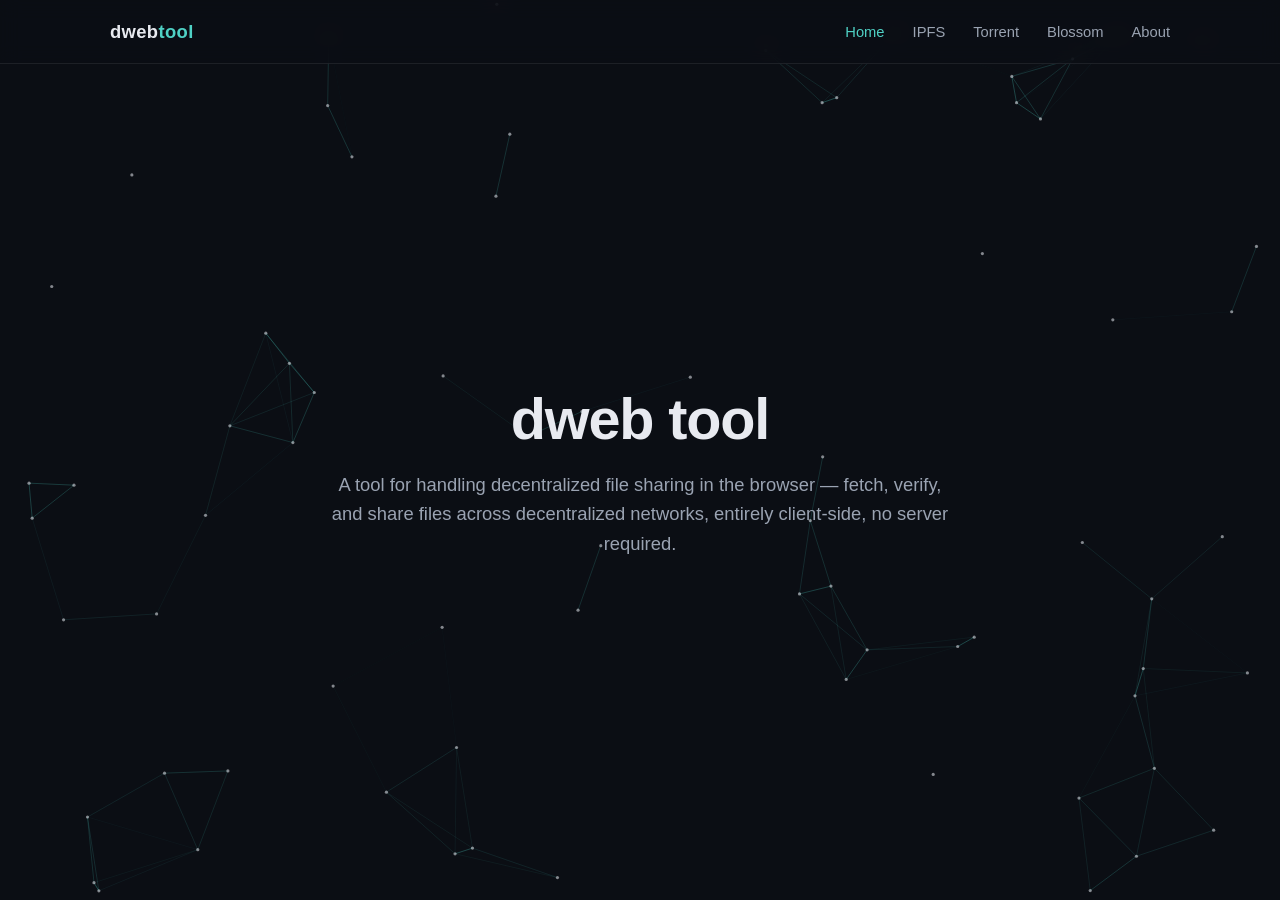
<file: index.html>
<!DOCTYPE html>
<html lang="en">
<head>
<meta charset="UTF-8">
<meta name="viewport" content="width=device-width, initial-scale=1.0">
<title>dweb tool</title>
<link rel="stylesheet" href="css/style.css">
</head>
<body>
  <canvas id="network-bg"></canvas>

  <header class="site-header">
    <div class="header-inner">
      <a href="/" class="logo">dweb<span>tool</span></a>

      <button class="nav-toggle" id="nav-toggle" aria-label="Toggle navigation" aria-expanded="false">
        <span></span>
        <span></span>
        <span></span>
      </button>

      <nav class="site-nav" id="site-nav">
        <a href="#" class="nav-link active">Home</a>
        <a href="ipfs.html" class="nav-link">IPFS</a>
        <a href="torrent.html" class="nav-link">Torrent</a>
        <a href="blossom.html" class="nav-link">Blossom</a>
        <a href="about.html" class="nav-link">About</a>
      </nav>
    </div>
  </header>

  <main class="hero">
    <div class="hero-content">
      <h1>dweb tool</h1>
      <p>
        A tool for handling decentralized file sharing in the browser &mdash;
        fetch, verify, and share files across decentralized networks,
        entirely client-side, no server required.
      </p>
    </div>
  </main>

  <script src="js/network-bg.js"></script>
  <script src="js/main.js"></script>
</body>
</html>
</file>
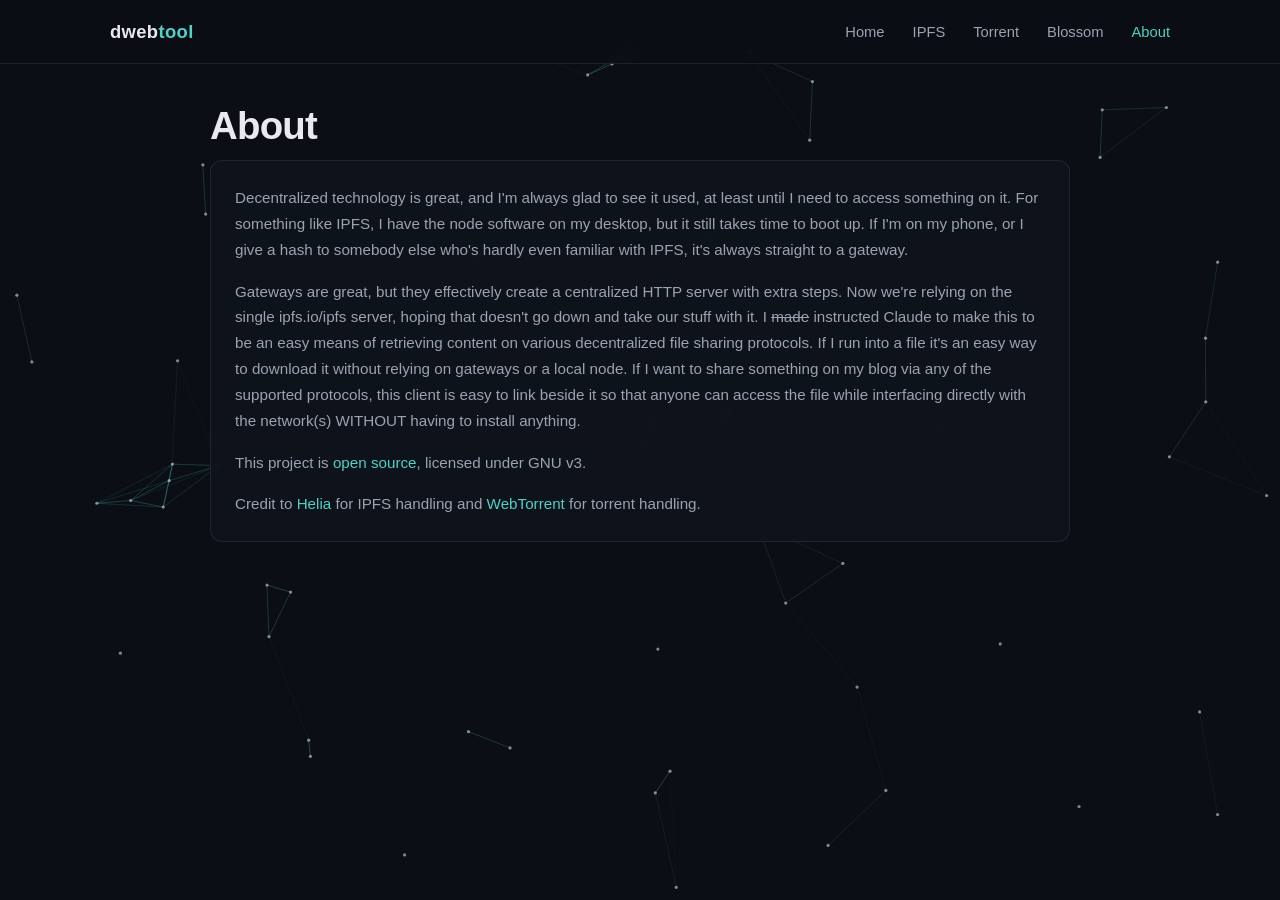
<file: about.html>
<!DOCTYPE html>
<html lang="en">
<head>
<meta charset="UTF-8">
<meta name="viewport" content="width=device-width, initial-scale=1.0">
<title>About — dweb tool</title>
<link rel="stylesheet" href="css/style.css">
</head>
<body>
  <canvas id="network-bg"></canvas>

  <header class="site-header">
    <div class="header-inner">
      <a href="index.html" class="logo">dweb<span>tool</span></a>

      <button class="nav-toggle" id="nav-toggle" aria-label="Toggle navigation" aria-expanded="false">
        <span></span>
        <span></span>
        <span></span>
      </button>

      <nav class="site-nav" id="site-nav">
        <a href="index.html" class="nav-link">Home</a>
        <a href="ipfs.html" class="nav-link">IPFS</a>
        <a href="torrent.html" class="nav-link">Torrent</a>
        <a href="blossom.html" class="nav-link">Blossom</a>
        <a href="about.html" class="nav-link active">About</a>
      </nav>
    </div>
  </header>

  <main class="page">
    <div class="page-content">
      <h1>About</h1>

      <div class="card prose">
        <p>
          Decentralized technology is great, and I'm always glad to see it used,
          at least until I need to access something on it. For something like
          IPFS, I have the node software on my desktop, but it still takes time
          to boot up. If I'm on my phone, or I give a hash to somebody else
          who's hardly even familiar with IPFS, it's always straight to a
          gateway.
        </p>

        <p>
          Gateways are great, but they effectively create a centralized HTTP
          server with extra steps. Now we're relying on the single
          ipfs.io/ipfs server, hoping that doesn't go down and take our stuff
          with it. I <s>made</s> instructed Claude to make this to
          be an easy means of retrieving content on various decentralized
          file sharing protocols. If I run into a file it's an easy way to
          download it without relying on gateways or a local node. If I want 
          to share something on my blog via any of the supported protocols, 
          this client is easy to link beside it so that anyone can access the
          file while interfacing directly with the network(s) WITHOUT having
          to install anything. 
        </p>

        <p>
          This project is
          <a href="https://github.com/0n4t3/dweb-tool" class="text-link" target="_blank" rel="noopener">open source</a>,
          licensed under GNU v3.
        </p>

        <p>
          Credit to
          <a href="https://github.com/ipfs/helia" class="text-link" target="_blank" rel="noopener">Helia</a>
          for IPFS handling and
          <a href="https://github.com/webtorrent/webtorrent" class="text-link" target="_blank" rel="noopener">WebTorrent</a>
          for torrent handling.
        </p>
      </div>
    </div>
  </main>

  <script src="js/network-bg.js"></script>
  <script src="js/main.js"></script>
</body>
</html>
</file>
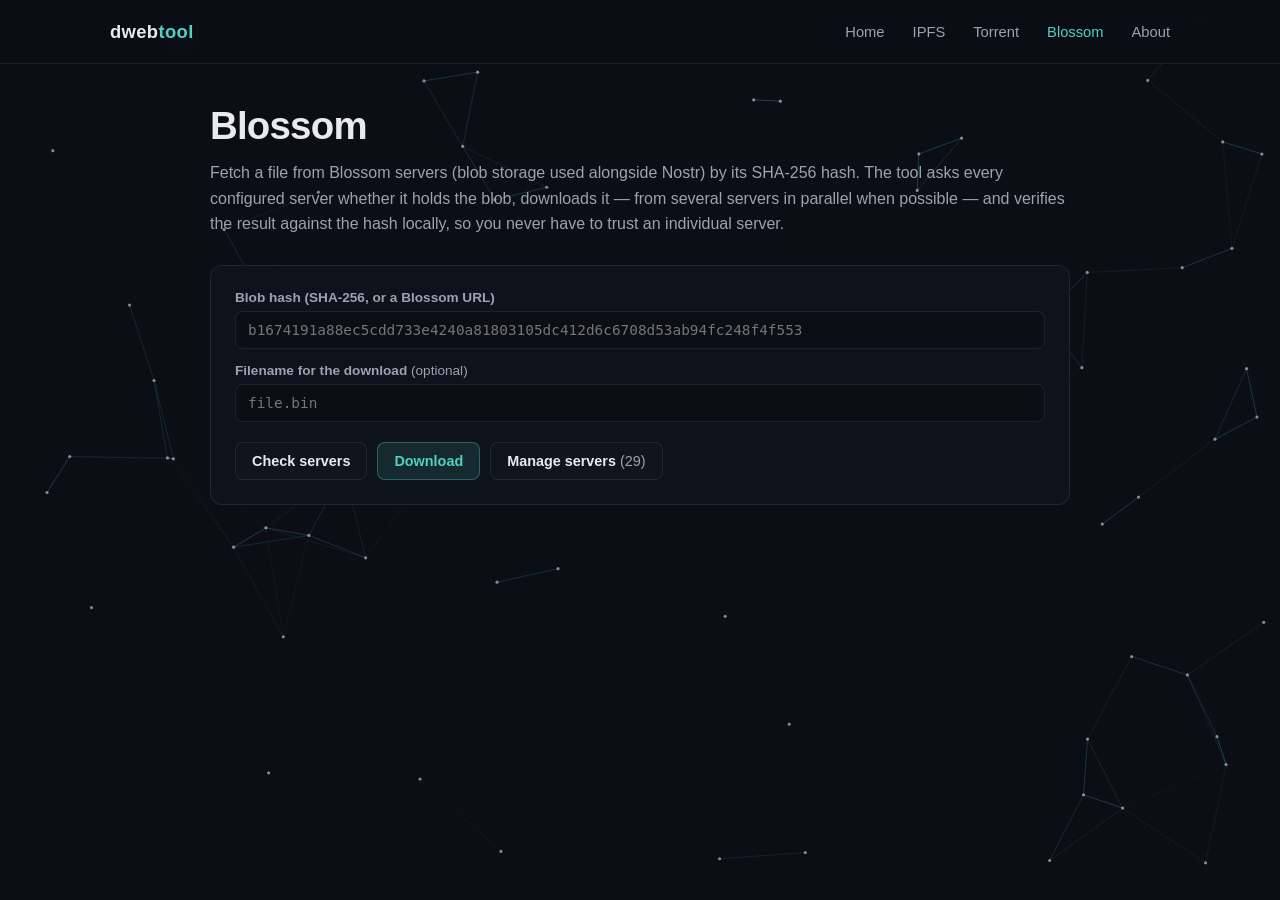
<file: blossom.html>
<!DOCTYPE html>
<html lang="en">
<head>
<meta charset="UTF-8">
<meta name="viewport" content="width=device-width, initial-scale=1.0">
<title>Blossom — dweb tool</title>
<link rel="stylesheet" href="css/style.css">
</head>
<body>
  <canvas id="network-bg"></canvas>

  <header class="site-header">
    <div class="header-inner">
      <a href="index.html" class="logo">dweb<span>tool</span></a>

      <button class="nav-toggle" id="nav-toggle" aria-label="Toggle navigation" aria-expanded="false">
        <span></span>
        <span></span>
        <span></span>
      </button>

      <nav class="site-nav" id="site-nav">
        <a href="index.html" class="nav-link">Home</a>
        <a href="ipfs.html" class="nav-link">IPFS</a>
        <a href="torrent.html" class="nav-link">Torrent</a>
        <a href="blossom.html" class="nav-link active">Blossom</a>
        <a href="about.html" class="nav-link">About</a>
      </nav>
    </div>
  </header>

  <main class="page">
    <div class="page-content">
      <h1>Blossom</h1>
      <p class="page-intro">
        Fetch a file from Blossom servers (blob storage used alongside Nostr)
        by its SHA-256 hash. The tool asks every configured server whether it
        holds the blob, downloads it &mdash; from several servers in parallel
        when possible &mdash; and verifies the result against the hash locally,
        so you never have to trust an individual server.
      </p>

      <div class="card">
        <label for="hash-input" class="field-label">Blob hash (SHA-256, or a Blossom URL)</label>
        <input id="hash-input" class="text-input" type="text" spellcheck="false"
               placeholder="b1674191a88ec5cdd733e4240a81803105dc412d6c6708d53ab94fc248f4f553">
        <label for="filename-input" class="field-label">Filename for the download <span class="muted">(optional)</span></label>
        <input id="filename-input" class="text-input" type="text" spellcheck="false"
               placeholder="file.bin">

        <div class="action-row">
          <button id="check-btn" class="btn">Check servers</button>
          <button id="download-btn" class="btn btn-primary">Download</button>
          <button id="servers-btn" class="btn">Manage servers <span class="muted" id="server-count"></span></button>
        </div>

        <div class="run-controls hidden" id="run-controls">
          <span class="spinner" id="spinner"></span>
          <span id="status-line">Idle</span>
          <button id="cancel-btn" class="btn btn-small">Cancel</button>
        </div>

        <div class="progress-wrap hidden" id="progress-wrap">
          <div class="progress-bar"><div class="progress-fill" id="progress-fill"></div></div>
          <span class="progress-text" id="progress-text"></span>
        </div>

        <table class="gateway-table hidden" id="server-table">
          <thead>
            <tr><th>Server</th><th>Status</th><th>Ranges</th><th>Size</th></tr>
          </thead>
          <tbody id="server-tbody"></tbody>
        </table>

        <div class="log hidden" id="log" aria-live="polite"></div>

        <div class="result hidden" id="result">
          <a id="download-link" class="btn btn-primary" download>Save file</a>
          <span id="result-info" class="muted"></span>
        </div>
      </div>
    </div>
  </main>

  <!-- Server management modal -->
  <div class="modal-overlay hidden" id="server-modal">
    <div class="modal" role="dialog" aria-modal="true" aria-labelledby="modal-title">
      <div class="modal-head">
        <h2 id="modal-title">Blossom servers</h2>
        <button class="modal-close" id="modal-close" aria-label="Close">&times;</button>
      </div>
      <p class="muted modal-hint">
        These servers are queried for every blob. Changes are saved in this
        browser; the bootstrap list is used until you make changes.
      </p>
      <ul class="server-list" id="server-list"></ul>
      <div class="modal-add-row">
        <input id="new-server-input" class="text-input" type="text" spellcheck="false"
               placeholder="blossom.example.com">
        <button id="add-server-btn" class="btn btn-primary">Add</button>
      </div>
      <div class="modal-foot">
        <button id="reset-servers-btn" class="btn btn-small">Reset to bootstrap list</button>
      </div>
    </div>
  </div>

  <script src="js/network-bg.js"></script>
  <script src="js/main.js"></script>
  <script type="module" src="js/blossom.js"></script>
</body>
</html>
</file>
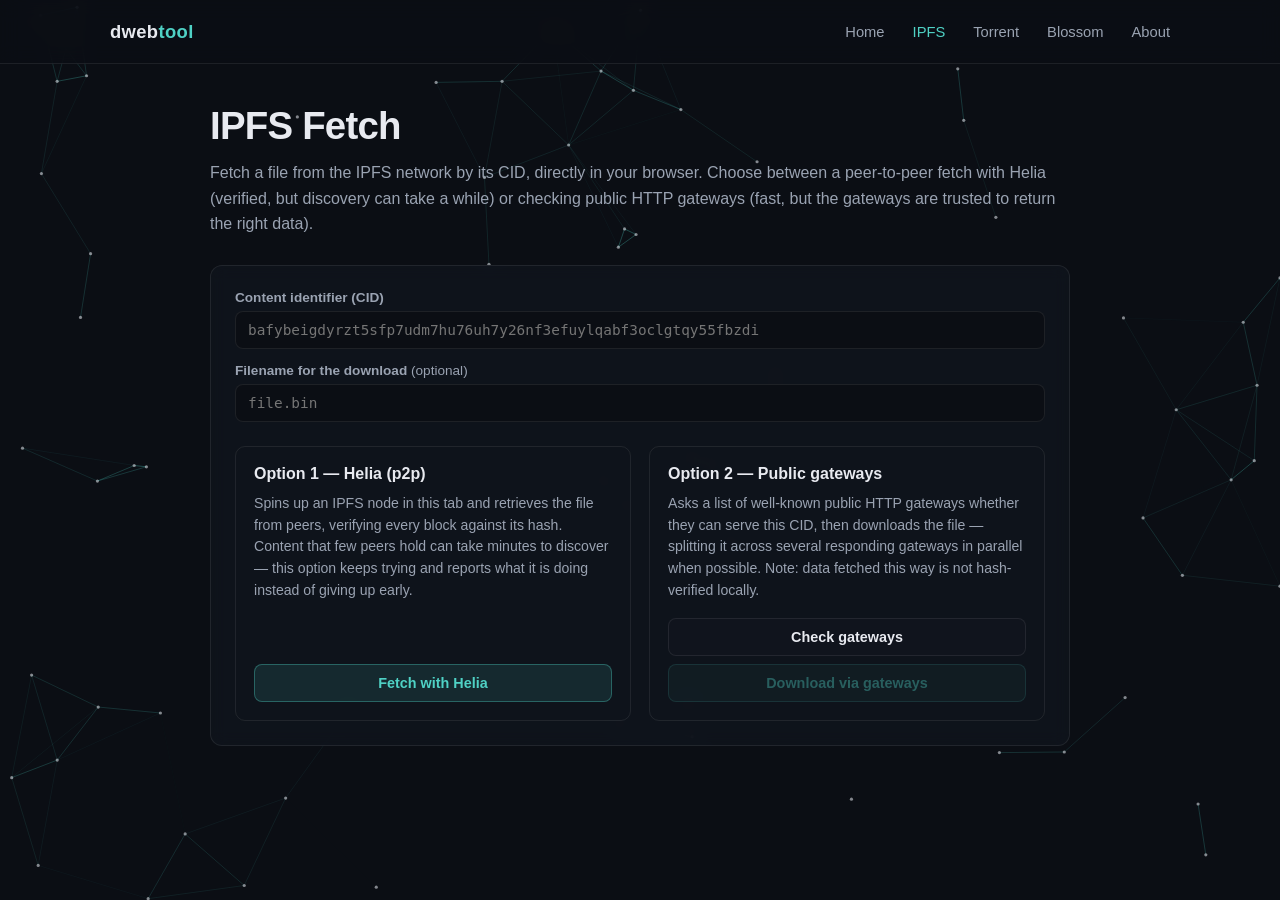
<file: ipfs.html>
<!DOCTYPE html>
<html lang="en">
<head>
<meta charset="UTF-8">
<meta name="viewport" content="width=device-width, initial-scale=1.0">
<title>IPFS Fetch — dweb tool</title>
<link rel="stylesheet" href="css/style.css">
</head>
<body>
  <canvas id="network-bg"></canvas>

  <header class="site-header">
    <div class="header-inner">
      <a href="index.html" class="logo">dweb<span>tool</span></a>

      <button class="nav-toggle" id="nav-toggle" aria-label="Toggle navigation" aria-expanded="false">
        <span></span>
        <span></span>
        <span></span>
      </button>

      <nav class="site-nav" id="site-nav">
        <a href="index.html" class="nav-link">Home</a>
        <a href="ipfs.html" class="nav-link active">IPFS</a>
        <a href="torrent.html" class="nav-link">Torrent</a>
        <a href="blossom.html" class="nav-link">Blossom</a>
        <a href="about.html" class="nav-link">About</a>
      </nav>
    </div>
  </header>

  <main class="page">
    <div class="page-content">
      <h1>IPFS Fetch</h1>
      <p class="page-intro">
        Fetch a file from the IPFS network by its CID, directly in your browser.
        Choose between a peer-to-peer fetch with Helia (verified, but discovery
        can take a while) or checking public HTTP gateways (fast, but the
        gateways are trusted to return the right data).
      </p>

      <div class="card">
        <label for="cid-input" class="field-label">Content identifier (CID)</label>
        <input id="cid-input" class="text-input" type="text" spellcheck="false"
               placeholder="bafybeigdyrzt5sfp7udm7hu76uh7y26nf3efuylqabf3oclgtqy55fbzdi">
        <label for="filename-input" class="field-label">Filename for the download <span class="muted">(optional)</span></label>
        <input id="filename-input" class="text-input" type="text" spellcheck="false"
               placeholder="file.bin">

        <div class="option-grid">
          <div class="option">
            <h2>Option 1 &mdash; Helia (p2p)</h2>
            <p>
              Spins up an IPFS node in this tab and retrieves the file from
              peers, verifying every block against its hash. Content that few
              peers hold can take minutes to discover &mdash; this option keeps
              trying and reports what it is doing instead of giving up early.
            </p>
            <button id="helia-btn" class="btn btn-primary">Fetch with Helia</button>
          </div>

          <div class="option">
            <h2>Option 2 &mdash; Public gateways</h2>
            <p>
              Asks a list of well-known public HTTP gateways whether they can
              serve this CID, then downloads the file &mdash; splitting it
              across several responding gateways in parallel when possible.
              Note: data fetched this way is not hash-verified locally.
            </p>
            <button id="gateway-check-btn" class="btn">Check gateways</button>
            <button id="gateway-dl-btn" class="btn btn-primary" disabled>Download via gateways</button>
          </div>
        </div>

        <div class="run-controls hidden" id="run-controls">
          <span class="spinner" id="spinner"></span>
          <span id="status-line">Idle</span>
          <button id="cancel-btn" class="btn btn-small">Cancel</button>
        </div>

        <div class="progress-wrap hidden" id="progress-wrap">
          <div class="progress-bar"><div class="progress-fill" id="progress-fill"></div></div>
          <span class="progress-text" id="progress-text"></span>
        </div>

        <table class="gateway-table hidden" id="gateway-table">
          <thead>
            <tr><th>Gateway</th><th>Status</th><th>Ranges</th><th>Size</th></tr>
          </thead>
          <tbody id="gateway-tbody"></tbody>
        </table>

        <div class="log hidden" id="log" aria-live="polite"></div>

        <div class="result hidden" id="result">
          <a id="download-link" class="btn btn-primary" download>Save file</a>
          <span id="result-info" class="muted"></span>
        </div>
      </div>
    </div>
  </main>

  <script src="js/network-bg.js"></script>
  <script src="js/main.js"></script>
  <script type="module" src="js/ipfs.js"></script>
</body>
</html>
</file>
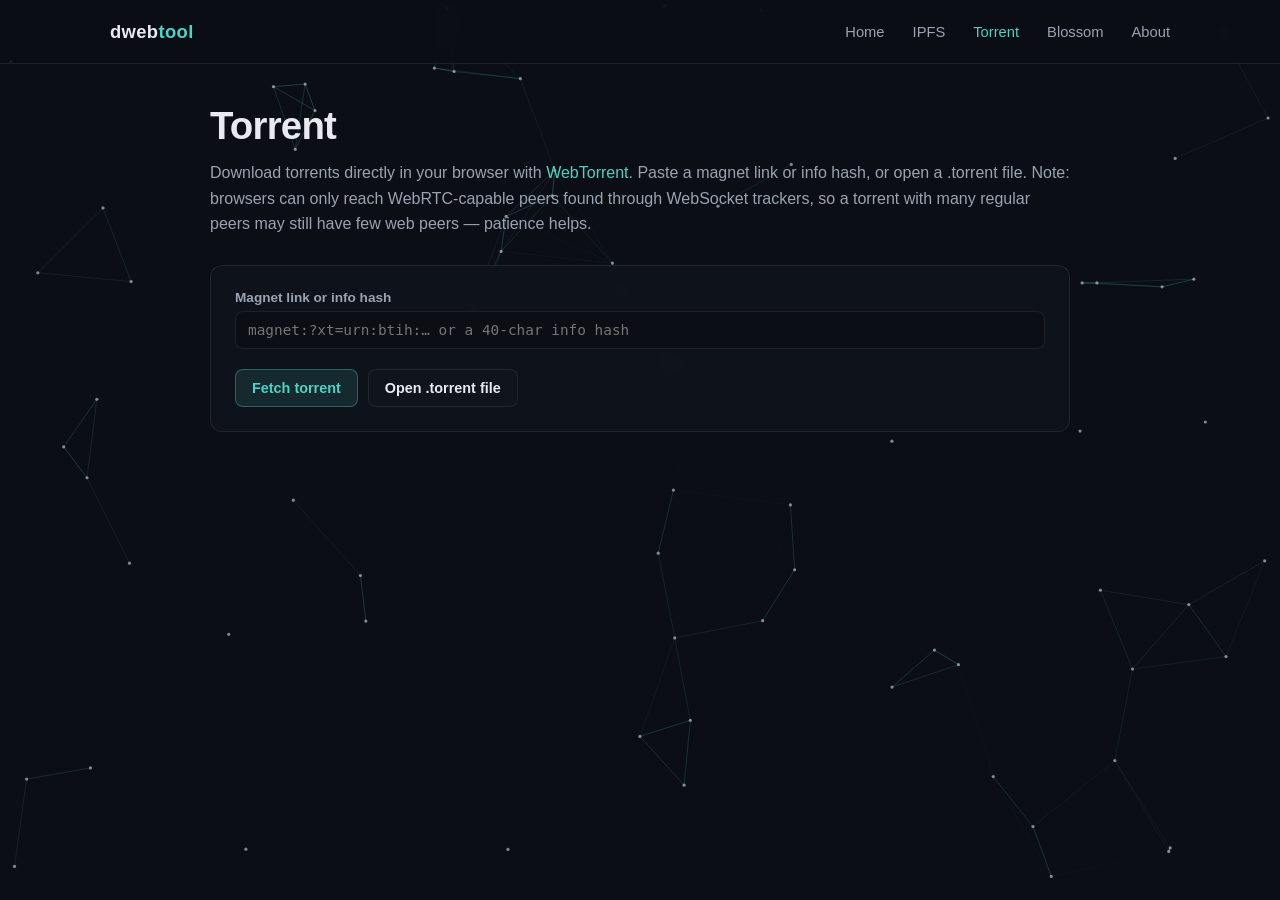
<file: torrent.html>
<!DOCTYPE html>
<html lang="en">
<head>
<meta charset="UTF-8">
<meta name="viewport" content="width=device-width, initial-scale=1.0">
<title>Torrent — dweb tool</title>
<link rel="stylesheet" href="css/style.css">
</head>
<body>
  <canvas id="network-bg"></canvas>

  <header class="site-header">
    <div class="header-inner">
      <a href="index.html" class="logo">dweb<span>tool</span></a>

      <button class="nav-toggle" id="nav-toggle" aria-label="Toggle navigation" aria-expanded="false">
        <span></span>
        <span></span>
        <span></span>
      </button>

      <nav class="site-nav" id="site-nav">
        <a href="index.html" class="nav-link">Home</a>
        <a href="ipfs.html" class="nav-link">IPFS</a>
        <a href="torrent.html" class="nav-link active">Torrent</a>
        <a href="blossom.html" class="nav-link">Blossom</a>
        <a href="about.html" class="nav-link">About</a>
      </nav>
    </div>
  </header>

  <main class="page">
    <div class="page-content">
      <h1>Torrent</h1>
      <p class="page-intro">
        Download torrents directly in your browser with
        <a href="https://webtorrent.io" class="text-link" target="_blank" rel="noopener">WebTorrent</a>.
        Paste a magnet link or info hash, or open a .torrent file. Note:
        browsers can only reach WebRTC-capable peers found through WebSocket
        trackers, so a torrent with many regular peers may still have few
        web peers &mdash; patience helps.
      </p>

      <div class="card">
        <label for="torrent-input" class="field-label">Magnet link or info hash</label>
        <input id="torrent-input" class="text-input" type="text" spellcheck="false"
               placeholder="magnet:?xt=urn:btih:… or a 40-char info hash">

        <div class="action-row">
          <button id="fetch-btn" class="btn btn-primary">Fetch torrent</button>
          <button id="file-btn" class="btn">Open .torrent file</button>
          <input id="torrent-file-input" type="file" accept=".torrent,application/x-bittorrent" class="hidden">
        </div>

        <div class="run-controls hidden" id="run-controls">
          <span class="spinner" id="spinner"></span>
          <span id="status-line">Idle</span>
          <button id="cancel-btn" class="btn btn-small">Cancel</button>
        </div>

        <div class="progress-wrap hidden" id="progress-wrap">
          <div class="progress-bar"><div class="progress-fill" id="progress-fill"></div></div>
          <span class="progress-text" id="progress-text"></span>
        </div>

        <div class="torrent-meta hidden" id="torrent-meta">
          <h2 id="torrent-name"></h2>
          <table class="gateway-table" id="file-table">
            <thead>
              <tr><th>File</th><th>Size</th><th></th></tr>
            </thead>
            <tbody id="file-tbody"></tbody>
          </table>
        </div>

        <div class="log hidden" id="log" aria-live="polite"></div>
      </div>
    </div>
  </main>

  <script src="js/network-bg.js"></script>
  <script src="js/main.js"></script>
  <script type="module" src="js/torrent.js"></script>
</body>
</html>
</file>
<file: css/style.css>
:root {
  --bg: #0b0e14;
  --bg-alt: #10141d;
  --fg: #e8eaf0;
  --fg-dim: #9aa3b2;
  --accent: #4fd1c5;
  --accent-dim: rgba(79, 209, 197, 0.35);
  --header-h: 64px;
  --border: rgba(255, 255, 255, 0.08);
}

* {
  box-sizing: border-box;
}

html, body {
  margin: 0;
  padding: 0;
  height: 100%;
}

body {
  background: var(--bg);
  color: var(--fg);
  font-family: -apple-system, BlinkMacSystemFont, "Segoe UI", Roboto, Helvetica, Arial, sans-serif;
  overflow-x: hidden;
}

#network-bg {
  position: fixed;
  inset: 0;
  width: 100%;
  height: 100%;
  z-index: 0;
  display: block;
}

/* Header / toolbar */
.site-header {
  position: fixed;
  top: 0;
  left: 0;
  right: 0;
  height: var(--header-h);
  background: rgba(11, 14, 20, 0.75);
  backdrop-filter: blur(10px);
  -webkit-backdrop-filter: blur(10px);
  border-bottom: 1px solid var(--border);
  z-index: 10;
}

.header-inner {
  max-width: 1100px;
  height: 100%;
  margin: 0 auto;
  padding: 0 20px;
  display: flex;
  align-items: center;
  justify-content: space-between;
}

.logo {
  font-size: 1.15rem;
  font-weight: 600;
  color: var(--fg);
  text-decoration: none;
  letter-spacing: 0.02em;
}

.logo span {
  color: var(--accent);
}

.site-nav {
  display: flex;
  gap: 28px;
}

.nav-link {
  color: var(--fg-dim);
  text-decoration: none;
  font-size: 0.92rem;
  font-weight: 500;
  transition: color 0.15s ease;
}

.nav-link:hover,
.nav-link.active {
  color: var(--fg);
}

.nav-link.active {
  color: var(--accent);
}

.nav-toggle {
  display: none;
  flex-direction: column;
  justify-content: center;
  gap: 5px;
  width: 34px;
  height: 34px;
  background: transparent;
  border: none;
  cursor: pointer;
  padding: 0;
}

.nav-toggle span {
  display: block;
  height: 2px;
  width: 100%;
  background: var(--fg);
  border-radius: 2px;
  transition: transform 0.2s ease, opacity 0.2s ease;
}

.nav-toggle.open span:nth-child(1) {
  transform: translateY(7px) rotate(45deg);
}

.nav-toggle.open span:nth-child(2) {
  opacity: 0;
}

.nav-toggle.open span:nth-child(3) {
  transform: translateY(-7px) rotate(-45deg);
}

/* Hero */
.hero {
  position: relative;
  z-index: 1;
  min-height: 100vh;
  display: flex;
  align-items: center;
  justify-content: center;
  padding: calc(var(--header-h) + 20px) 24px 40px;
  text-align: center;
}

.hero-content {
  max-width: 620px;
}

.hero-content h1 {
  font-size: clamp(2.4rem, 6vw, 3.6rem);
  margin: 0 0 18px;
  font-weight: 700;
  letter-spacing: -0.02em;
}

.hero-content p {
  font-size: clamp(1rem, 2vw, 1.15rem);
  line-height: 1.6;
  color: var(--fg-dim);
  margin: 0;
}

/* Tool pages */
.page {
  position: relative;
  z-index: 1;
  padding: calc(var(--header-h) + 40px) 24px 60px;
}

.page-content {
  max-width: 860px;
  margin: 0 auto;
}

.page-content h1 {
  font-size: clamp(1.8rem, 4vw, 2.4rem);
  margin: 0 0 12px;
  letter-spacing: -0.02em;
}

.page-intro {
  color: var(--fg-dim);
  line-height: 1.6;
  margin: 0 0 28px;
}

.card {
  background: rgba(16, 20, 29, 0.85);
  backdrop-filter: blur(8px);
  -webkit-backdrop-filter: blur(8px);
  border: 1px solid var(--border);
  border-radius: 12px;
  padding: 24px;
}

.prose p {
  color: var(--fg-dim);
  line-height: 1.7;
  font-size: 0.95rem;
  margin: 0 0 16px;
}

.prose p:last-child {
  margin-bottom: 0;
}

.prose strong {
  color: var(--fg);
}

.field-label {
  display: block;
  font-size: 0.85rem;
  font-weight: 600;
  color: var(--fg-dim);
  margin: 14px 0 6px;
}

.field-label:first-child {
  margin-top: 0;
}

.muted {
  color: var(--fg-dim);
  font-weight: 400;
}

.text-input {
  width: 100%;
  background: var(--bg);
  border: 1px solid var(--border);
  border-radius: 8px;
  color: var(--fg);
  font-family: ui-monospace, SFMono-Regular, Menlo, Consolas, monospace;
  font-size: 0.9rem;
  padding: 10px 12px;
  outline: none;
  transition: border-color 0.15s ease;
}

.text-input:focus {
  border-color: var(--accent-dim);
}

.option-grid {
  display: grid;
  grid-template-columns: 1fr 1fr;
  gap: 18px;
  margin-top: 24px;
}

.option {
  border: 1px solid var(--border);
  border-radius: 10px;
  padding: 18px;
  display: flex;
  flex-direction: column;
}

.option h2 {
  font-size: 1rem;
  margin: 0 0 10px;
}

.option p {
  font-size: 0.88rem;
  line-height: 1.55;
  color: var(--fg-dim);
  margin: 0 0 16px;
  flex: 1;
}

.btn {
  display: inline-block;
  background: var(--bg-alt);
  border: 1px solid var(--border);
  border-radius: 8px;
  color: var(--fg);
  font-size: 0.9rem;
  font-weight: 600;
  padding: 10px 16px;
  cursor: pointer;
  text-align: center;
  text-decoration: none;
  transition: background 0.15s ease, border-color 0.15s ease, opacity 0.15s ease;
}

.btn + .btn {
  margin-top: 8px;
}

.btn:hover:not(:disabled) {
  border-color: var(--accent-dim);
}

.btn-primary {
  background: rgba(79, 209, 197, 0.12);
  border-color: var(--accent-dim);
  color: var(--accent);
}

.btn:disabled {
  opacity: 0.4;
  cursor: not-allowed;
}

.btn-small {
  padding: 5px 12px;
  font-size: 0.8rem;
}

.run-controls {
  display: flex;
  align-items: center;
  gap: 12px;
  margin-top: 20px;
  font-size: 0.9rem;
  color: var(--fg-dim);
}

.spinner {
  width: 14px;
  height: 14px;
  border: 2px solid var(--accent-dim);
  border-top-color: var(--accent);
  border-radius: 50%;
  animation: spin 0.8s linear infinite;
  flex-shrink: 0;
}

@keyframes spin {
  to { transform: rotate(360deg); }
}

.progress-wrap {
  margin-top: 14px;
}

.progress-bar {
  height: 6px;
  background: var(--bg);
  border-radius: 3px;
  overflow: hidden;
}

.progress-fill {
  height: 100%;
  width: 0;
  background: var(--accent);
  border-radius: 3px;
  transition: width 0.2s ease;
}

.progress-fill.indeterminate {
  animation: indeterminate 1.4s ease-in-out infinite;
}

@keyframes indeterminate {
  0% { margin-left: -40%; width: 40%; }
  100% { margin-left: 100%; width: 40%; }
}

.progress-text {
  display: block;
  font-size: 0.8rem;
  color: var(--fg-dim);
  margin-top: 6px;
}

.gateway-table {
  width: 100%;
  border-collapse: collapse;
  margin-top: 18px;
  font-size: 0.85rem;
}

.gateway-table th,
.gateway-table td {
  text-align: left;
  padding: 7px 10px;
  border-bottom: 1px solid var(--border);
}

.gateway-table th {
  color: var(--fg-dim);
  font-weight: 600;
  font-size: 0.78rem;
  text-transform: uppercase;
  letter-spacing: 0.05em;
}

.gw-ok { color: var(--accent); }
.gw-bad { color: #e07a7a; }

.log {
  margin-top: 18px;
  background: var(--bg);
  border: 1px solid var(--border);
  border-radius: 8px;
  padding: 12px 14px;
  max-height: 260px;
  overflow-y: auto;
  font-family: ui-monospace, SFMono-Regular, Menlo, Consolas, monospace;
  font-size: 0.78rem;
  line-height: 1.6;
  color: var(--fg-dim);
}

.log-ok { color: var(--accent); }
.log-warn { color: #d9b45f; }
.log-error { color: #e07a7a; }

.result {
  display: flex;
  align-items: center;
  gap: 14px;
  margin-top: 18px;
}

.hidden {
  display: none !important;
}

.text-link {
  color: var(--accent);
  text-decoration: none;
}

.text-link:hover {
  text-decoration: underline;
}

.torrent-meta {
  margin-top: 20px;
}

.torrent-meta h2 {
  font-size: 1rem;
  margin: 0 0 4px;
  word-break: break-all;
}

.action-row {
  display: flex;
  flex-wrap: wrap;
  gap: 10px;
  margin-top: 20px;
}

.action-row .btn + .btn {
  margin-top: 0;
}

/* Modal */
.modal-overlay {
  position: fixed;
  inset: 0;
  z-index: 20;
  background: rgba(0, 0, 0, 0.6);
  backdrop-filter: blur(3px);
  -webkit-backdrop-filter: blur(3px);
  display: flex;
  align-items: center;
  justify-content: center;
  padding: 20px;
}

.modal {
  background: var(--bg-alt);
  border: 1px solid var(--border);
  border-radius: 12px;
  padding: 20px 22px;
  width: 100%;
  max-width: 440px;
  max-height: 80vh;
  display: flex;
  flex-direction: column;
}

.modal-head {
  display: flex;
  align-items: center;
  justify-content: space-between;
}

.modal-head h2 {
  font-size: 1.1rem;
  margin: 0;
}

.modal-close {
  background: none;
  border: none;
  color: var(--fg-dim);
  font-size: 1.6rem;
  line-height: 1;
  cursor: pointer;
  padding: 2px 6px;
}

.modal-close:hover {
  color: var(--fg);
}

.modal-hint {
  font-size: 0.82rem;
  line-height: 1.5;
  margin: 8px 0 12px;
}

.server-list {
  list-style: none;
  margin: 0 0 14px;
  padding: 0;
  overflow-y: auto;
  border: 1px solid var(--border);
  border-radius: 8px;
  flex: 1;
  min-height: 60px;
}

.server-item {
  display: flex;
  align-items: center;
  justify-content: space-between;
  padding: 8px 12px;
  font-size: 0.85rem;
  font-family: ui-monospace, SFMono-Regular, Menlo, Consolas, monospace;
}

.server-item + .server-item {
  border-top: 1px solid var(--border);
}

.server-remove {
  background: none;
  border: none;
  color: #e07a7a;
  font-size: 0.78rem;
  cursor: pointer;
  padding: 2px 4px;
}

.server-remove:hover {
  text-decoration: underline;
}

.modal-add-row {
  display: flex;
  gap: 8px;
}

.modal-add-row .text-input {
  flex: 1;
}

.modal-add-row .btn {
  margin: 0;
}

.modal-foot {
  margin-top: 12px;
  text-align: right;
}

/* Mobile */
@media (max-width: 720px) {
  .option-grid {
    grid-template-columns: 1fr;
  }

  .nav-toggle {
    display: flex;
  }

  .site-nav {
    position: absolute;
    top: var(--header-h);
    left: 0;
    right: 0;
    background: rgba(11, 14, 20, 0.97);
    border-bottom: 1px solid var(--border);
    flex-direction: column;
    gap: 0;
    max-height: 0;
    overflow: hidden;
    transition: max-height 0.2s ease;
  }

  .site-nav.open {
    max-height: 320px;
  }

  .nav-link {
    padding: 16px 24px;
    border-top: 1px solid var(--border);
  }
}
</file>
